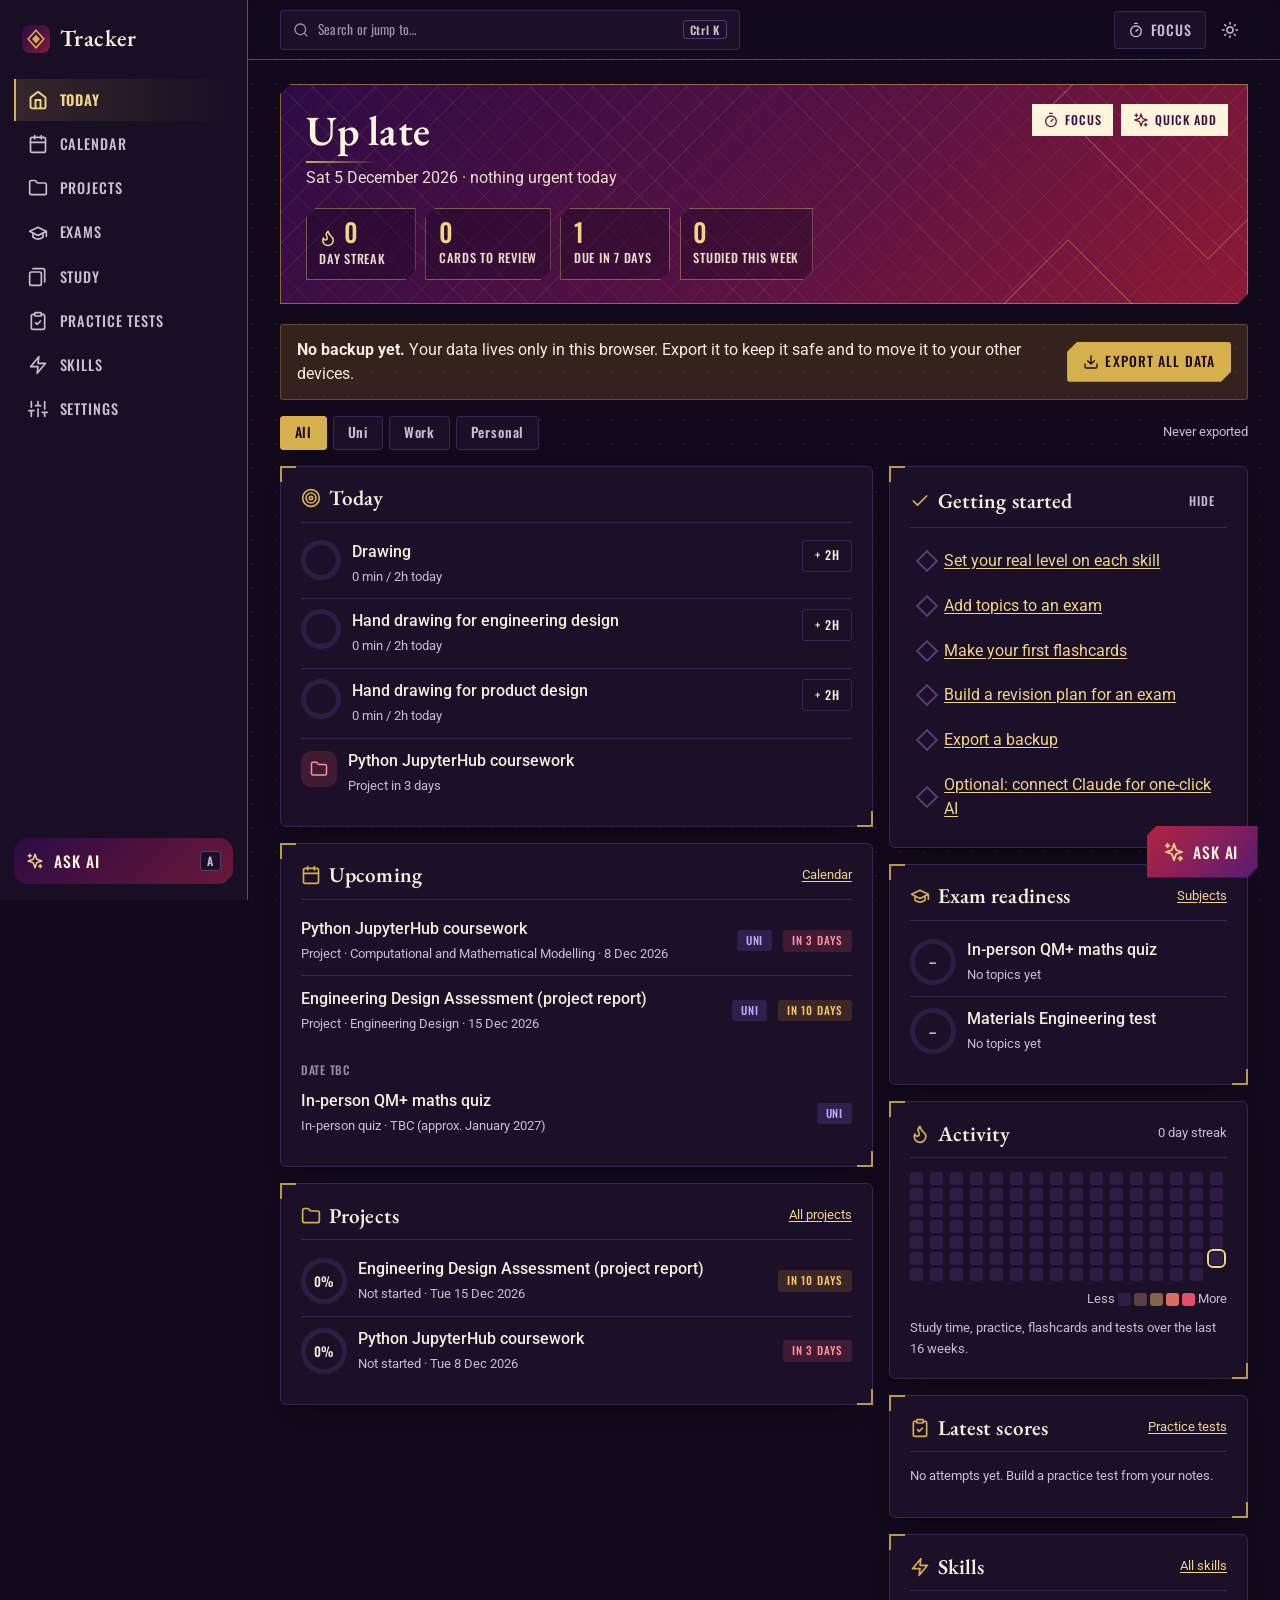
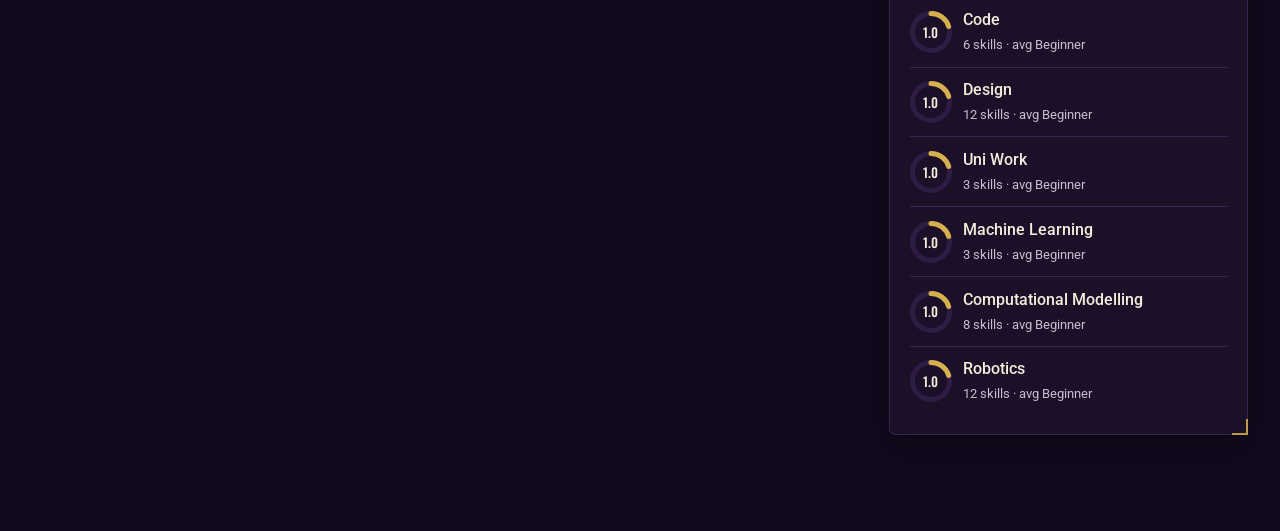
<file: index.html>
<!doctype html>
<html lang="en-GB">
<head>
  <meta charset="utf-8">
  <meta name="viewport" content="width=device-width, initial-scale=1, viewport-fit=cover">
  <title>Tracker</title>
  <meta name="description" content="Personal tracker and study hub for projects, exams, practice tests and skills.">
  <meta name="theme-color" content="#120a1c">
  <meta name="apple-mobile-web-app-capable" content="yes">
  <meta name="apple-mobile-web-app-status-bar-style" content="black-translucent">
  <meta name="apple-mobile-web-app-title" content="Tracker">
  <link rel="icon" href="icon.svg" type="image/svg+xml">
  <link rel="apple-touch-icon" href="icon.svg">
  <link rel="manifest" href="manifest.webmanifest">
  <link rel="preconnect" href="https://fonts.googleapis.com">
  <link rel="preconnect" href="https://fonts.gstatic.com" crossorigin>
  <link rel="stylesheet" href="https://fonts.googleapis.com/css2?family=EB+Garamond:ital,wght@0,400;0,500;0,600;0,700;1,400&family=Oswald:wght@400;500;600&family=Roboto:ital,wght@0,400;0,500;0,700;1,400&display=swap">
  <link rel="stylesheet" href="css/base.css">
  <link rel="stylesheet" href="css/components.css">
  <link rel="stylesheet" href="css/study.css">
  <link rel="stylesheet" href="css/theme.css">
  <script>
    // Apply the saved theme before first paint to avoid a flash.
    try {
      const t = JSON.parse(localStorage.getItem('tracker-theme') || '"dark"');
      if (t === 'light' || t === 'dark') document.documentElement.dataset.theme = t;
    } catch (e) {}
  </script>
</head>
<body>
  <a class="skip" href="#app">Skip to content</a>
  <div class="shell">
    <aside class="sidebar no-print" aria-label="Sidebar">
      <a class="brand" href="#/" aria-label="Tracker home"><img class="brand-mark" src="icon.svg" alt="" width="28" height="28"><span>Tracker</span></a>
      <nav aria-label="Main">
        <ul class="side-nav" id="side-nav"></ul>
      </nav>
      <div class="side-foot" id="side-foot"></div>
    </aside>
    <div class="main-col">
      <header class="topbar no-print">
        <a class="brand brand-mobile" href="#/" aria-label="Tracker home"><img class="brand-mark" src="icon.svg" alt="" width="26" height="26"><span>Tracker</span></a>
        <button class="search-btn" id="search-btn" type="button" aria-label="Search and commands (Ctrl+K)"></button>
        <div class="top-actions">
          <button class="timer-chip" id="timer-chip" type="button"></button>
          <button class="icon-btn" id="theme-btn" type="button" aria-label="Toggle dark mode"></button>
        </div>
      </header>
      <main id="app" tabindex="-1"><p class="loading">Loading…</p></main>
    </div>
  </div>
  <nav class="bottombar no-print" aria-label="Main (mobile)" id="bottombar"></nav>
  <button class="fab-ai no-print" id="fab-ai" type="button" aria-label="Ask AI"></button>
  <div id="toasts" class="toasts no-print" aria-live="polite"></div>
  <noscript><p class="card">This tracker needs JavaScript turned on.</p></noscript>
  <script type="module" src="js/app.js"></script>
</body>
</html>
</file>
<file: css/base.css>
/* Design tokens, light/dark themes, typography and app layout (sidebar, top bar, bottom bar). */

:root {
  color-scheme: dark;
  /* EB Garamond: headings · Oswald: labels, buttons, numbers · Roboto: body */
  --font: "Roboto", system-ui, -apple-system, "Segoe UI", Arial, sans-serif;
  --font-display: "EB Garamond", Garamond, "Times New Roman", serif;
  --font-label: "Oswald", "Arial Narrow", "Roboto Condensed", sans-serif;
  --mono: ui-monospace, SFMono-Regular, Menlo, Consolas, monospace;

  --bg: #120a1c; --surface: #1b1028; --surface-2: #241536; --surface-3: #2f1c45; --line: #3a2552; --line-strong: #5a3a78; --grid: #2a1a3d;
  --text: #f5ecdc; --text-2: #cbbccf; --text-3: #a08cab;
  --gold: #d6b04c; --gold-2: #f0d488; --gold-soft: rgba(214, 176, 76, .14);
  --crimson: #b3243f; --crimson-2: #e0506a;
  --accent: #d6b04c; --accent-2: #e0506a; --accent-ink: #1a0e24; --accent-soft: rgba(214, 176, 76, .14); --accent-text: #f0d488;
  --grad: linear-gradient(135deg, #2c0b45 0%, #5a1243 55%, #8c1a35 100%);
  --grad-soft: linear-gradient(135deg, #241536 0%, #2e1530 100%);
  --focus: #f0d488;
  --green: #7fd8a6; --green-bg: rgba(60, 170, 110, .16); --green-fill: #3faf72;
  --amber: #f2c46a; --amber-bg: rgba(230, 160, 40, .16); --amber-fill: #e0a030;
  --red: #ff8f9f; --red-bg: rgba(224, 80, 106, .18); --red-fill: #e0506a;
  --uni: #b9aaff; --uni-bg: rgba(140, 120, 255, .16); --work: #ff9fb1; --work-bg: rgba(224, 80, 106, .16); --personal: #7fdcc4; --personal-bg: rgba(80, 200, 170, .15);
  --ai: #f0d488; --ai-bg: rgba(214, 176, 76, .12); --ai-line: rgba(214, 176, 76, .45);
  --series-1: #3987e5; --series-2: #d95926; --series-3: #199e70; --series-4: #c98500;
  --series-5: #d55181; --series-6: #008300; --series-7: #9085e9; --series-8: #e66767;
  --shadow-sm: none; --shadow: 0 1px 0 rgba(0,0,0,.4), 0 10px 24px -14px rgba(0,0,0,.8); --shadow-lg: 0 30px 70px -20px rgba(0,0,0,.85);
  --radius: 6px;
  --radius-md: 5px;
  --radius-sm: 3px;
  --sidebar: 248px;
  --topbar: 60px;
  --bottombar: 64px;
}

/* Parchment & gold light theme: when chosen, or "Match my device" on a light device. */
@media (prefers-color-scheme: light) {
  :root:not([data-theme="dark"]) {
    color-scheme: light;
  --bg: #f4ede0; --surface: #fffaf1; --surface-2: #f3eadb; --surface-3: #e8dcc6; --line: #ddcdb2; --line-strong: #c2aa82; --grid: #ece2cf;
  --text: #22102e; --text-2: #4f3b58; --text-3: #6f5a77;
  --gold: #a47b16; --gold-2: #7f5e0c; --gold-soft: rgba(164, 123, 22, .12);
  --crimson: #8f1d33; --crimson-2: #a3243f;
  --accent: #4a1a6b; --accent-2: #8f1d33; --accent-ink: #fff8ea; --accent-soft: rgba(74, 26, 107, .09); --accent-text: #5a1f80;
  --grad: linear-gradient(135deg, #2c0b45 0%, #5a1243 55%, #8c1a35 100%);
  --grad-soft: linear-gradient(135deg, #f7efe0 0%, #f3e6e2 100%);
  --focus: #8f1d33;
  --green: #17693f; --green-bg: #e0f0e4; --green-fill: #2c9a5c;
  --amber: #7d5300; --amber-bg: #f8ebcc; --amber-fill: #d4961f;
  --red: #9e1f35; --red-bg: #f7dde0; --red-fill: #c23a52;
  --uni: #3f2f9e; --uni-bg: #e7e2f7; --work: #8f1d33; --work-bg: #f5e0e3; --personal: #0d6e5d; --personal-bg: #dcefe8;
  --ai: #8f1d33; --ai-bg: #f6e6e6; --ai-line: #dcb7bc;
  --series-1: #2a78d6; --series-2: #eb6834; --series-3: #1baf7a; --series-4: #eda100;
  --series-5: #e87ba4; --series-6: #008300; --series-7: #6250d6; --series-8: #e34948;
  --shadow-sm: 0 1px 0 rgba(60, 30, 20, .05); --shadow: 0 1px 0 rgba(60, 30, 20, .06), 0 8px 20px -14px rgba(60, 30, 20, .3); --shadow-lg: 0 30px 70px -20px rgba(40, 10, 30, .45);
  }
}
:root[data-theme="light"] {
  color-scheme: light;
  --bg: #f4ede0; --surface: #fffaf1; --surface-2: #f3eadb; --surface-3: #e8dcc6; --line: #ddcdb2; --line-strong: #c2aa82; --grid: #ece2cf;
  --text: #22102e; --text-2: #4f3b58; --text-3: #6f5a77;
  --gold: #a47b16; --gold-2: #7f5e0c; --gold-soft: rgba(164, 123, 22, .12);
  --crimson: #8f1d33; --crimson-2: #a3243f;
  --accent: #4a1a6b; --accent-2: #8f1d33; --accent-ink: #fff8ea; --accent-soft: rgba(74, 26, 107, .09); --accent-text: #5a1f80;
  --grad: linear-gradient(135deg, #2c0b45 0%, #5a1243 55%, #8c1a35 100%);
  --grad-soft: linear-gradient(135deg, #f7efe0 0%, #f3e6e2 100%);
  --focus: #8f1d33;
  --green: #17693f; --green-bg: #e0f0e4; --green-fill: #2c9a5c;
  --amber: #7d5300; --amber-bg: #f8ebcc; --amber-fill: #d4961f;
  --red: #9e1f35; --red-bg: #f7dde0; --red-fill: #c23a52;
  --uni: #3f2f9e; --uni-bg: #e7e2f7; --work: #8f1d33; --work-bg: #f5e0e3; --personal: #0d6e5d; --personal-bg: #dcefe8;
  --ai: #8f1d33; --ai-bg: #f6e6e6; --ai-line: #dcb7bc;
  --series-1: #2a78d6; --series-2: #eb6834; --series-3: #1baf7a; --series-4: #eda100;
  --series-5: #e87ba4; --series-6: #008300; --series-7: #6250d6; --series-8: #e34948;
  --shadow-sm: 0 1px 0 rgba(60, 30, 20, .05); --shadow: 0 1px 0 rgba(60, 30, 20, .06), 0 8px 20px -14px rgba(60, 30, 20, .3); --shadow-lg: 0 30px 70px -20px rgba(40, 10, 30, .45);
}

*, *::before, *::after { box-sizing: border-box; }
html { -webkit-text-size-adjust: 100%; scroll-padding-top: calc(var(--topbar) + 12px); }
body {
  margin: 0;
  background: var(--bg);
  color: var(--text);
  font: 15.5px/1.55 var(--font);
  -webkit-font-smoothing: antialiased;
  overflow-x: hidden;
}
h1, h2, h3, h4 { line-height: 1.25; margin: 0 0 .5rem; letter-spacing: -.015em; font-weight: 700; }
h1 { font-size: 1.75rem; letter-spacing: -.025em; font-weight: 800; }
h2 { font-size: 1.08rem; }
h3 { font-size: .98rem; }
p { margin: 0 0 .75rem; }
a { color: var(--accent-text); text-underline-offset: 2px; }
a:hover { text-decoration-thickness: 2px; }
small, .small { font-size: .84rem; }
.muted { color: var(--text-2); }
.faint { color: var(--text-3); }
.mono { font-family: var(--mono); font-size: .85rem; }
.pre { white-space: pre-wrap; }
.center { text-align: center; }
[hidden] { display: none !important; }
:focus-visible { outline: 3px solid var(--focus); outline-offset: 2px; border-radius: 6px; }
h1:focus { outline: none; }
kbd { font: 600 .72rem/1 var(--font); padding: .2rem .38rem; border-radius: 6px; border: 1px solid var(--line-strong); background: var(--surface); color: var(--text-2); }
.ico { flex: none; vertical-align: -.18em; }

.skip { position: absolute; left: -999px; top: 0; background: var(--surface); padding: .5rem 1rem; z-index: 100; }
.skip:focus { left: .5rem; top: .5rem; }

/* ---------- shell ---------- */
.shell { display: grid; grid-template-columns: var(--sidebar) minmax(0, 1fr); min-height: 100vh; }
.sidebar {
  position: sticky; top: 0; height: 100vh; overflow-y: auto;
  display: flex; flex-direction: column; gap: .5rem;
  padding: 1.1rem .85rem 1rem;
  background: var(--surface); border-right: 1px solid var(--line);
}
.brand { display: flex; align-items: center; gap: .6rem; font-weight: 800; font-size: 1.12rem; letter-spacing: -.02em; color: var(--text); text-decoration: none; padding: .2rem .55rem .9rem; }
.brand-mark { display: block; border-radius: 8px; }
.side-nav { list-style: none; margin: 0; padding: 0; display: grid; gap: 2px; }
.side-nav a {
  display: flex; align-items: center; gap: .75rem; padding: .62rem .75rem; border-radius: 12px;
  color: var(--text-2); text-decoration: none; font-weight: 550; font-size: .95rem; transition: background .15s, color .15s;
}
.side-nav a:hover { background: var(--surface-2); color: var(--text); }
.side-nav a[aria-current="page"] { background: var(--accent-soft); color: var(--accent-text); font-weight: 650; }
.side-nav a[aria-current="page"] .ico { stroke-width: 2.3; }
.side-foot { margin-top: auto; padding-top: .75rem; }
.side-ai {
  width: 100%; display: flex; align-items: center; gap: .6rem; padding: .7rem .8rem; border-radius: 14px; cursor: pointer;
  border: 1px solid var(--ai-line); background: var(--grad-soft); color: var(--ai); font: inherit; font-weight: 650;
}
.side-ai span { flex: 1; text-align: left; }
.side-ai:hover { filter: brightness(.98); box-shadow: var(--shadow); }

.main-col { min-width: 0; display: flex; flex-direction: column; }
.topbar {
  position: sticky; top: 0; z-index: 30; height: var(--topbar);
  display: flex; align-items: center; gap: .75rem;
  padding: 0 clamp(1rem, 3vw, 2rem);
  padding-top: env(safe-area-inset-top);
  background: color-mix(in srgb, var(--bg) 82%, transparent);
  backdrop-filter: saturate(1.6) blur(14px); -webkit-backdrop-filter: saturate(1.6) blur(14px);
  border-bottom: 1px solid color-mix(in srgb, var(--line) 70%, transparent);
}
.brand-mobile { display: none; padding: 0; font-size: 1.05rem; }
.search-btn {
  flex: 1; max-width: 460px; display: flex; align-items: center; gap: .55rem; height: 40px; padding: 0 .75rem;
  border: 1px solid var(--line); border-radius: 12px; background: var(--surface); color: var(--text-3);
  font: inherit; font-size: .92rem; cursor: pointer; text-align: left; box-shadow: var(--shadow-sm);
}
.search-btn span { flex: 1; }
.search-btn:hover { border-color: var(--line-strong); color: var(--text-2); }
.top-actions { display: flex; align-items: center; gap: .4rem; margin-left: auto; }
.timer-chip {
  display: inline-flex; align-items: center; gap: .4rem; height: 38px; padding: 0 .8rem; border-radius: 999px;
  border: 1px solid var(--line); background: var(--surface); color: var(--text-2); font: inherit; font-weight: 600; font-size: .88rem; cursor: pointer;
}
.timer-chip:hover { border-color: var(--line-strong); color: var(--text); }
.timer-chip.running { background: var(--grad); color: #fff; border-color: transparent; box-shadow: 0 6px 18px -6px rgba(91, 87, 232, .6); }
.timer-chip.running.is-break { background: var(--green-fill); box-shadow: none; }
.chip-time { font-variant-numeric: tabular-nums; }

main { width: 100%; max-width: 1240px; margin: 0 auto; padding: 1.5rem clamp(1rem, 3vw, 2rem) 6rem; outline: none; }
.loading { color: var(--text-2); }

.bottombar { display: none; }
.fab-ai {
  position: fixed; right: 1.4rem; bottom: 1.4rem; z-index: 40;
  display: inline-flex; align-items: center; gap: .5rem; height: 52px; padding: 0 1.2rem 0 1rem; border-radius: 999px;
  border: 0; background: var(--grad); color: #fff; font: inherit; font-weight: 700; cursor: pointer;
  box-shadow: 0 12px 30px -8px rgba(110, 80, 240, .65); transition: transform .15s;
}
.fab-ai:hover { transform: translateY(-2px); }

@media (max-width: 900px) {
  .shell { grid-template-columns: minmax(0, 1fr); }
  .sidebar { display: none; }
  .brand-mobile { display: flex; }
  .search-btn span, .search-btn kbd { display: none; }
  .search-btn { flex: none; width: 40px; padding: 0; justify-content: center; margin-left: auto; }
  .top-actions { margin-left: 0; }
  .timer-chip .chip-label { display: none; }
  .timer-chip { padding: 0 .65rem; }
  main { padding: 1.1rem 1rem calc(var(--bottombar) + 6rem + env(safe-area-inset-bottom)); }
  h1 { font-size: 1.45rem; }
  .bottombar {
    position: fixed; left: 0; right: 0; bottom: 0; z-index: 35;
    display: grid; grid-template-columns: repeat(6, 1fr);
    padding: .3rem .25rem calc(.3rem + env(safe-area-inset-bottom));
    background: color-mix(in srgb, var(--surface) 90%, transparent);
    backdrop-filter: saturate(1.6) blur(14px); -webkit-backdrop-filter: saturate(1.6) blur(14px);
    border-top: 1px solid var(--line);
  }
  .bottombar > a, .bottombar > .more-btn {
    display: flex; flex-direction: column; align-items: center; gap: 2px; padding: .35rem 0; border-radius: 12px;
    color: var(--text-3); text-decoration: none; font: inherit; font-size: .68rem; font-weight: 600; background: none; border: 0; cursor: pointer;
  }
  .bottombar > [aria-current="page"] { color: var(--accent-text); }
  .bottombar > [aria-current="page"] .ico { stroke-width: 2.4; }
  .more-menu {
    position: absolute; right: .5rem; bottom: calc(100% + .5rem); min-width: 210px; padding: .4rem;
    background: var(--surface); border: 1px solid var(--line); border-radius: 16px; box-shadow: var(--shadow-lg);
  }
  .more-menu a, .more-menu button {
    display: flex; align-items: center; gap: .65rem; width: 100%; padding: .7rem .8rem; border-radius: 10px;
    color: var(--text); text-decoration: none; font: inherit; font-weight: 550; background: none; border: 0; cursor: pointer; text-align: left;
  }
  .more-menu a:hover, .more-menu button:hover { background: var(--surface-2); }
  .fab-ai { bottom: calc(var(--bottombar) + 1rem + env(safe-area-inset-bottom)); right: 1rem; height: 50px; width: 50px; padding: 0; justify-content: center; }
  .fab-ai span { display: none; }
}
@media (min-width: 901px) { .more-menu { display: none !important; } }
</file>
<file: css/components.css>
/* Cards, buttons, forms, tags, progress, rings, modals, tables, print. */

.page-head { display: flex; justify-content: space-between; align-items: flex-end; gap: 1rem; flex-wrap: wrap; margin-bottom: 1.25rem; }
.page-head h1 { margin: 0; }
.page-head p { margin: .25rem 0 0; }
.page-actions { display: flex; gap: .5rem; flex-wrap: wrap; align-items: center; }
.crumbs { font-size: .88rem; margin-bottom: .5rem; }
.crumbs a { color: var(--text-2); text-decoration: none; display: inline-flex; align-items: center; gap: .25rem; }
.crumbs a:hover { color: var(--accent-text); }
.eyebrow { font-size: .74rem; font-weight: 700; letter-spacing: .08em; text-transform: uppercase; color: var(--text-3); margin: 1.1rem 0 .55rem; }

.card { background: var(--surface); border: 1px solid var(--line); border-radius: var(--radius); padding: 1.15rem 1.25rem; box-shadow: var(--shadow); min-width: 0; }
.card + .card { margin-top: 1rem; }
.card-head { display: flex; justify-content: space-between; align-items: center; gap: .6rem; flex-wrap: wrap; margin-bottom: .75rem; }
.card-head h2 { margin: 0; display: flex; align-items: center; gap: .5rem; }
.card-head h2 .ico { color: var(--accent-text); }
.grid { display: grid; gap: 1rem; grid-template-columns: repeat(auto-fill, minmax(min(100%, 300px), 1fr)); }
.grid-2 { display: grid; gap: 1rem; grid-template-columns: repeat(2, minmax(0, 1fr)); }
.grid-3 { display: grid; gap: 1rem; grid-template-columns: repeat(3, minmax(0, 1fr)); }
.grid-main { display: grid; gap: 1rem; grid-template-columns: minmax(0, 1.65fr) minmax(0, 1fr); align-items: start; }
.stack > * + * { margin-top: 1rem; }
.grid .card + .card, .grid-2 .card + .card, .grid-3 .card + .card, .grid-main .card + .card { margin-top: 0; }
.grid-main > .stack > .card + .card { margin-top: 1rem; }
@media (max-width: 1000px) { .grid-main { grid-template-columns: minmax(0, 1fr); } }
@media (max-width: 860px) { .grid-2, .grid-3 { grid-template-columns: minmax(0, 1fr); } }

.row { display: flex; align-items: center; gap: .5rem; }
.row-wrap { display: flex; align-items: center; gap: .5rem .75rem; flex-wrap: wrap; }
.center-row { justify-content: center; }
.spread { display: flex; justify-content: space-between; align-items: center; gap: .5rem; }
.grow { flex: 1; min-width: 0; }
.mt { margin-top: 1rem; }

/* ---------- buttons ---------- */
.btn {
  display: inline-flex; align-items: center; justify-content: center; gap: .4rem;
  min-height: 40px; padding: .5rem 1rem;
  border: 1px solid var(--line); border-radius: 12px;
  background: var(--surface); color: var(--text);
  font: inherit; font-weight: 600; font-size: .92rem; line-height: 1.2;
  cursor: pointer; text-decoration: none; white-space: nowrap;
  transition: background .15s, border-color .15s, box-shadow .15s, transform .1s;
}
.btn:hover { background: var(--surface-2); border-color: var(--line-strong); }
.btn:active { transform: translateY(1px); }
.btn:disabled, .btn[aria-disabled="true"] { opacity: .55; cursor: not-allowed; pointer-events: none; }
.btn-primary { background: var(--accent); border-color: var(--accent); color: var(--accent-ink); box-shadow: 0 4px 14px -6px color-mix(in srgb, var(--accent) 70%, transparent); }
.btn-primary:hover { background: color-mix(in srgb, var(--accent) 88%, black); border-color: transparent; }
.btn-danger { color: var(--red); border-color: color-mix(in srgb, var(--red) 30%, var(--line)); }
.btn-danger:hover { background: var(--red-bg); }
.btn-ai { color: #fff; border: 0; background: var(--grad); box-shadow: 0 6px 18px -8px rgba(120, 80, 240, .7); }
.btn-ai:hover { background: var(--grad); filter: brightness(1.06); }
.btn-ghost { border-color: transparent; background: transparent; color: var(--text-2); }
.btn-ghost:hover { background: var(--surface-2); color: var(--text); border-color: transparent; }
.btn-small { min-height: 32px; padding: .3rem .7rem; font-size: .84rem; border-radius: 10px; }
.btn-lg { min-height: 50px; font-size: 1rem; border-radius: 14px; }
.btn-block { width: 100%; }
.btn-link { border-color: transparent; background: transparent; color: var(--accent-text); box-shadow: none; }
.btn.loading { position: relative; color: transparent !important; }
.btn.loading::after { content: ""; position: absolute; width: 18px; height: 18px; border-radius: 50%; border: 2.5px solid rgba(255,255,255,.4); border-top-color: #fff; animation: spin .8s linear infinite; }
@keyframes spin { to { transform: rotate(360deg); } }
.icon-btn {
  display: inline-grid; place-items: center; width: 36px; height: 36px; flex: none;
  border: 1px solid transparent; border-radius: 10px; background: transparent; color: var(--text-2); cursor: pointer; font-size: .95rem;
}
.icon-btn:hover { background: var(--surface-2); color: var(--text); }
.icon-btn:disabled { opacity: .35; cursor: default; }
.icon-btn[aria-pressed="true"] { color: var(--red); background: var(--red-bg); }
.icon-btn.danger:hover { color: var(--red); background: var(--red-bg); }

/* ---------- chips / tags ---------- */
.chips { display: flex; gap: .4rem; flex-wrap: wrap; align-items: center; }
.chip { border: 1px solid var(--line); background: var(--surface); color: var(--text-2); border-radius: 999px; padding: .32rem .85rem; font: inherit; font-size: .86rem; font-weight: 550; cursor: pointer; min-height: 34px; }
.chip:hover { border-color: var(--line-strong); color: var(--text); }
.chip[aria-pressed="true"] { background: var(--text); color: var(--bg); border-color: var(--text); }
.chip-uni[aria-pressed="true"] { background: var(--uni-bg); color: var(--uni); border-color: var(--uni); }
.chip-work[aria-pressed="true"] { background: var(--work-bg); color: var(--work); border-color: var(--work); }
.chip-personal[aria-pressed="true"] { background: var(--personal-bg); color: var(--personal); border-color: var(--personal); }
.chip-radio { position: relative; }
.chip-radio input { position: absolute; opacity: 0; inset: 0; cursor: pointer; }
.chip-radio span { display: inline-flex; align-items: center; min-height: 36px; padding: .3rem .85rem; border: 1px solid var(--line); border-radius: 999px; font-size: .88rem; font-weight: 550; color: var(--text-2); }
.chip-radio input:checked + span { background: var(--accent-soft); border-color: var(--accent); color: var(--accent-text); }
.chip-radio input:focus-visible + span { outline: 3px solid var(--focus); outline-offset: 2px; }
.quick-chips { margin-top: .5rem; }
.quick-chips .chip { font-size: .8rem; min-height: 30px; padding: .25rem .7rem; background: var(--surface-2); border-color: transparent; }
.quick-chips .chip:hover { background: var(--ai-bg); color: var(--ai); }
.tag { display: inline-flex; align-items: center; gap: .25rem; padding: .12rem .55rem; border-radius: 999px; font-size: .75rem; font-weight: 650; background: var(--surface-2); color: var(--text-2); white-space: nowrap; vertical-align: middle; }
.tag-uni { background: var(--uni-bg); color: var(--uni); }
.tag-work { background: var(--work-bg); color: var(--work); }
.tag-personal { background: var(--personal-bg); color: var(--personal); }
.tag-green { background: var(--green-bg); color: var(--green); }
.tag-amber { background: var(--amber-bg); color: var(--amber); }
.tag-red { background: var(--red-bg); color: var(--red); }
.tag-accent { background: var(--accent-soft); color: var(--accent-text); }
.tag-none { background: var(--surface-2); color: var(--text-2); }
.tags { display: flex; gap: .35rem; flex-wrap: wrap; align-items: center; }

.dot { display: inline-block; width: .62rem; height: .62rem; border-radius: 50%; margin-right: .35rem; vertical-align: baseline; }
.dot-green { background: var(--green-fill); } .dot-amber { background: var(--amber-fill); } .dot-red { background: var(--red-fill); } .dot-accent { background: var(--accent); }

/* ---------- progress, meters, rings ---------- */
.progress { height: 8px; background: var(--surface-3); border-radius: 999px; overflow: hidden; }
.progress-small { height: 6px; }
.progress-fill { height: 100%; background: var(--grad); border-radius: 999px; transition: width .4s; }
.meter { display: flex; gap: 2px; height: 10px; border-radius: 999px; overflow: hidden; background: var(--surface-3); }
.meter-seg { min-width: 4px; }
.meter-green { background: var(--green-fill); } .meter-amber { background: var(--amber-fill); } .meter-red { background: var(--red-fill); }
.meter-legend { display: flex; gap: .9rem; flex-wrap: wrap; margin-top: .4rem; color: var(--text-2); }
.big-num { font-size: 2rem; font-weight: 800; line-height: 1.05; letter-spacing: -.03em; }
.stat-row { display: grid; grid-template-columns: repeat(auto-fit, minmax(130px, 1fr)); gap: .75rem; }
.stat { background: var(--surface); border: 1px solid var(--line); border-radius: var(--radius-md); padding: .8rem .95rem; box-shadow: var(--shadow-sm); }
.stat .label { font-size: .78rem; color: var(--text-2); font-weight: 600; display: flex; align-items: center; gap: .35rem; }
.stat .value { font-size: 1.45rem; font-weight: 800; letter-spacing: -.02em; }
.ring { position: relative; display: inline-grid; place-items: center; flex: none; }
.ring svg { position: absolute; inset: 0; }
.ring-track { stroke: var(--surface-3); }
.ring-fill { stroke: var(--accent); transition: stroke-dashoffset .6s ease; }
.ring-green .ring-fill { stroke: var(--green-fill); } .ring-amber .ring-fill { stroke: var(--amber-fill); } .ring-red .ring-fill { stroke: var(--red-fill); }
.ring-text { position: relative; font-weight: 800; font-size: .82rem; letter-spacing: -.02em; }

/* ---------- lists ---------- */
.list { list-style: none; margin: 0; padding: 0; }
.list > li { display: flex; align-items: center; gap: .7rem; padding: .65rem 0; border-top: 1px solid var(--line); min-width: 0; }
.list > li:first-child { border-top: 0; padding-top: .2rem; }
.list .title { font-weight: 600; overflow-wrap: anywhere; }
.list .done .title, .list li.done .title { text-decoration: line-through; color: var(--text-3); }
.list .actions { display: flex; gap: .1rem; margin-left: auto; flex: none; }
.list-link { color: inherit; text-decoration: none; display: block; }
.list-link:hover .title { color: var(--accent-text); }
.when { white-space: nowrap; font-size: .85rem; }
.urg { font-weight: 650; font-size: .78rem; padding: .14rem .55rem; border-radius: 999px; white-space: nowrap; }
.urg-red { background: var(--red-bg); color: var(--red); }
.urg-amber { background: var(--amber-bg); color: var(--amber); }
.urg-green { background: var(--green-bg); color: var(--green); }
.check { width: 22px; height: 22px; accent-color: var(--accent); flex: none; cursor: pointer; }
.list-icon { width: 36px; height: 36px; border-radius: 10px; display: grid; place-items: center; flex: none; background: var(--accent-soft); color: var(--accent-text); }
.list-icon.red { background: var(--red-bg); color: var(--red); } .list-icon.amber { background: var(--amber-bg); color: var(--amber); } .list-icon.green { background: var(--green-bg); color: var(--green); }

.item-card { display: block; color: inherit; text-decoration: none; transition: transform .15s, box-shadow .15s, border-color .15s; }
.item-card:hover { transform: translateY(-2px); box-shadow: 0 10px 30px -12px rgba(20, 22, 40, .25); border-color: var(--line-strong); }
.item-card h3 { margin: .45rem 0 .2rem; font-size: 1.05rem; }

.empty { text-align: center; padding: 1.75rem 1rem; color: var(--text-2); border: 1.5px dashed var(--line-strong); border-radius: var(--radius-md); background: color-mix(in srgb, var(--surface-2) 50%, transparent); }
.empty p { margin-bottom: .75rem; }

.banner { display: flex; align-items: center; gap: .75rem; flex-wrap: wrap; border-radius: var(--radius-md); padding: .8rem 1rem; margin-bottom: 1rem; border: 1px solid; }
.banner p { margin: 0; flex: 1; min-width: 200px; }
.banner-warn { background: var(--amber-bg); border-color: color-mix(in srgb, var(--amber) 25%, transparent); color: var(--text); }
.banner-info { background: var(--accent-soft); border-color: color-mix(in srgb, var(--accent) 25%, transparent); }
.banner-danger { background: var(--red-bg); border-color: color-mix(in srgb, var(--red) 25%, transparent); }
.banner-ai { background: var(--grad-soft); border-color: var(--ai-line); }
.focus-box { border-left: 4px solid var(--red-fill); }

/* ---------- segmented controls ---------- */
.seg { display: inline-flex; border: 1px solid var(--line); border-radius: 12px; overflow: hidden; flex: none; background: var(--surface-2); padding: 2px; gap: 2px; }
.seg button { border: 0; border-radius: 9px; background: transparent; color: var(--text-2); font: inherit; font-size: .8rem; font-weight: 600; padding: .35rem .6rem; min-height: 34px; cursor: pointer; }
.seg button:hover { background: var(--surface); color: var(--text); }
.seg button[aria-pressed="true"] { background: var(--surface); box-shadow: var(--shadow-sm), 0 0 0 1px var(--line); color: var(--text); }
.seg button[aria-pressed="true"].r-green { background: var(--green-bg); color: var(--green); box-shadow: none; }
.seg button[aria-pressed="true"].r-amber { background: var(--amber-bg); color: var(--amber); box-shadow: none; }
.seg button[aria-pressed="true"].r-red { background: var(--red-bg); color: var(--red); box-shadow: none; }
.seg button[aria-pressed="true"].r-accent { background: var(--accent); color: var(--accent-ink); box-shadow: none; }
.topic-row { flex-wrap: wrap; }
@media (max-width: 560px) { .seg button { padding: .35rem .45rem; font-size: .76rem; } }

/* ---------- tabs ---------- */
.tabs { display: flex; gap: .25rem; margin-bottom: 1.1rem; overflow-x: auto; scrollbar-width: none; padding: 3px; background: var(--surface-2); border: 1px solid var(--line); border-radius: 14px; width: fit-content; max-width: 100%; }
.tabs::-webkit-scrollbar { display: none; }
.tab { border: 0; background: none; font: inherit; font-weight: 600; font-size: .9rem; color: var(--text-2); padding: .45rem .9rem; border-radius: 11px; cursor: pointer; white-space: nowrap; text-decoration: none; }
.tab[aria-selected="true"] { color: var(--text); background: var(--surface); box-shadow: var(--shadow-sm), 0 0 0 1px var(--line); }
.tab:hover { color: var(--text); }

/* ---------- forms ---------- */
.field { margin-bottom: .9rem; border: 0; padding: 0; min-width: 0; }
.field > label, .field legend { display: block; font-weight: 600; font-size: .88rem; margin-bottom: .35rem; }
.field-check { display: flex; align-items: center; gap: .5rem; flex-wrap: wrap; }
.field-check label { font-weight: 550; }
.field-check input { width: 20px; height: 20px; accent-color: var(--accent); }
.help { display: block; color: var(--text-2); margin-top: .3rem; flex-basis: 100%; }
input[type=text], input[type=number], input[type=date], input[type=month], input[type=url], input[type=password], input[type=search], input:not([type]), select, textarea {
  width: 100%; font: inherit; font-size: 16px; color: var(--text);
  background: var(--surface); border: 1px solid var(--line-strong); border-radius: 12px; padding: .55rem .75rem; min-height: 44px;
  transition: border-color .15s, box-shadow .15s;
}
textarea { resize: vertical; line-height: 1.5; }
input:focus, select:focus, textarea:focus { outline: none; border-color: var(--accent); box-shadow: 0 0 0 4px color-mix(in srgb, var(--accent) 18%, transparent); }
.inline { display: inline-flex; align-items: center; gap: .45rem; font-weight: 550; font-size: .9rem; }
.inline input[type=date], .inline input[type=month] { width: auto; }
.inline input[type=checkbox], .inline input[type=radio] { width: 20px; height: 20px; accent-color: var(--accent); }
.ai-filled { background: var(--ai-bg) !important; border-color: var(--ai-line) !important; }
.form-error { color: var(--red); font-weight: 600; white-space: pre-wrap; }
.inline-form { display: flex; gap: .5rem; flex-wrap: wrap; }
.inline-form input { flex: 1; min-width: 160px; }

/* ---------- modal ---------- */
dialog.modal {
  border: 1px solid var(--line); border-radius: 22px; padding: 0;
  width: min(580px, calc(100vw - 1.5rem)); max-height: calc(100dvh - 2rem);
  background: var(--surface); color: var(--text); box-shadow: var(--shadow-lg);
}
dialog.modal[open] { animation: pop .18s ease-out; }
@keyframes pop { from { opacity: 0; transform: translateY(8px) scale(.98); } }
dialog.modal-wide { width: min(800px, calc(100vw - 1.5rem)); }
dialog::backdrop { background: rgba(12, 14, 24, .45); backdrop-filter: blur(3px); -webkit-backdrop-filter: blur(3px); }
.modal-body { padding: 1.25rem 1.35rem; }
.modal-head { display: flex; justify-content: space-between; align-items: center; gap: .75rem; flex-wrap: wrap; margin-bottom: .9rem; }
.modal-title { margin: 0; display: flex; align-items: center; gap: .55rem; font-size: 1.15rem; }
.modal-actions { display: flex; justify-content: flex-end; gap: .5rem; flex-wrap: wrap; margin-top: 1.1rem; position: sticky; bottom: -1.25rem; background: var(--surface); padding: .7rem 0 .15rem; }
.ai-badge { display: inline-grid; place-items: center; width: 32px; height: 32px; border-radius: 10px; background: var(--grad); color: #fff; }
.ai-steps2 { display: grid; gap: .75rem; }
.ai-step { display: flex; gap: .75rem; align-items: flex-start; }
.ai-step textarea { margin-top: .5rem; }
.ai-step p { margin: .4rem 0 0; }
.step-n { flex: none; width: 28px; height: 28px; border-radius: 50%; display: grid; place-items: center; background: var(--accent-soft); color: var(--accent-text); font-weight: 800; font-size: .85rem; margin-top: 6px; }
.ai-manual { margin-top: .5rem; }
.ai-manual > summary { cursor: pointer; color: var(--text-2); margin-bottom: .75rem; }
.ai-tip { display: flex; align-items: center; gap: .4rem; }
.suggest-list { list-style: none; padding: 0; margin: .5rem 0 0; }
.suggest-list li { padding: .6rem 0; border-top: 1px solid var(--line); }
.suggest-list label { display: flex; gap: .6rem; align-items: flex-start; cursor: pointer; }
.suggest-list input { width: 20px; height: 20px; margin-top: .15rem; flex: none; accent-color: var(--accent); }
details > summary { cursor: pointer; }

/* sheet (assistant): slides from the right on desktop, bottom on mobile */
dialog.modal-sheet { margin: 0 0 0 auto; height: 100dvh; max-height: 100dvh; width: min(480px, 100vw); border-radius: 22px 0 0 22px; border-right: 0; }
dialog.modal-sheet[open] { animation: slide-in .22s ease-out; }
@keyframes slide-in { from { transform: translateX(30px); opacity: 0; } }
@media (max-width: 600px) {
  dialog.modal-sheet { margin: auto 0 0 0; height: auto; max-height: 92dvh; width: 100vw; max-width: 100vw; border-radius: 22px 22px 0 0; border-bottom: 0; }
  dialog.modal-sheet[open] { animation: slide-up .22s ease-out; }
  dialog.modal { max-width: 100vw; }
}
@keyframes slide-up { from { transform: translateY(30px); opacity: 0; } }

/* ---------- tables ---------- */
.table-wrap { overflow-x: auto; -webkit-overflow-scrolling: touch; }
table { width: 100%; border-collapse: collapse; font-size: .9rem; }
th, td { text-align: left; padding: .55rem .6rem; border-bottom: 1px solid var(--line); vertical-align: top; }
th { font-size: .74rem; color: var(--text-3); font-weight: 700; text-transform: uppercase; letter-spacing: .05em; }
td.num, th.num { text-align: right; font-variant-numeric: tabular-nums; }
tbody tr:hover td { background: color-mix(in srgb, var(--surface-2) 60%, transparent); }

/* ---------- charts ---------- */
.chart-fig { margin: 0; }
.chart-fig figcaption { font-weight: 700; margin-bottom: .5rem; }
.chart-wrap { position: relative; height: 240px; }
.chart-fig details { margin-top: .5rem; }

/* ---------- drop zone ---------- */
.drop { border: 2px dashed var(--line-strong); border-radius: var(--radius); padding: 1.5rem; text-align: center; color: var(--text-2); background: var(--surface); transition: background .15s, border-color .15s; }
.drop.drag { border-color: var(--accent); background: var(--accent-soft); }

/* ---------- toasts ---------- */
.toasts { position: fixed; bottom: max(1.25rem, env(safe-area-inset-bottom)); left: 50%; transform: translateX(-50%); display: grid; gap: .5rem; z-index: 1000; width: min(460px, calc(100vw - 2rem)); }
@media (max-width: 900px) { .toasts { bottom: calc(var(--bottombar) + 1rem + env(safe-area-inset-bottom)); } }
.toast { display: flex; justify-content: space-between; align-items: center; gap: .75rem; background: #17182a; color: #fff; border-radius: 14px; padding: .75rem 1rem; box-shadow: var(--shadow-lg); font-size: .92rem; animation: pop .2s ease-out; }
.toast .btn { background: rgba(255,255,255,.12); color: #fff; border-color: transparent; min-height: 32px; }

/* ---------- test taking ---------- */
.q { padding: 1.1rem 0; border-top: 1px solid var(--line); }
.q:first-of-type { border-top: 0; }
.q-head { display: flex; justify-content: space-between; gap: .5rem; align-items: baseline; margin-bottom: .45rem; }
.q-prompt { white-space: pre-wrap; font-weight: 600; margin-bottom: .65rem; }
.opt { display: flex; gap: .6rem; align-items: flex-start; padding: .6rem .75rem; border: 1px solid var(--line); border-radius: 12px; margin-bottom: .45rem; cursor: pointer; }
.opt:hover { border-color: var(--line-strong); }
.opt input { width: 20px; height: 20px; margin-top: .1rem; accent-color: var(--accent); flex: none; }
.opt.correct { border-color: var(--green-fill); background: var(--green-bg); }
.opt.wrong { border-color: var(--red-fill); background: var(--red-bg); }
.model { background: var(--surface-2); border-radius: 12px; padding: .65rem .8rem; white-space: pre-wrap; margin: .45rem 0; }
.timer { position: sticky; top: calc(var(--topbar) + 8px); z-index: 5; display: flex; justify-content: space-between; align-items: center; gap: .5rem; flex-wrap: wrap; background: var(--surface); border: 1px solid var(--line); border-radius: 14px; padding: .55rem .9rem; margin-bottom: 1rem; box-shadow: var(--shadow); }
.timer .t { font-variant-numeric: tabular-nums; font-weight: 800; font-size: 1.15rem; }
.timer.low .t { color: var(--red); }
.timer-big { font-size: 3.4rem; font-weight: 800; letter-spacing: -.04em; font-variant-numeric: tabular-nums; margin: .5rem 0 1rem; }

.level-pick { display: flex; width: 100%; max-width: 560px; }
.level-pick button { flex: 1 1 0; min-width: 0; padding: .35rem .2rem; }
@media (max-width: 560px) { .lvl-name { display: none; } .level-pick button { font-size: .95rem; } }
.level-desc li { padding: .45rem .6rem; border-radius: 10px; }
.level-desc li.current { background: var(--accent-soft); }
.subgroup-title { font-size: .76rem; text-transform: uppercase; letter-spacing: .08em; color: var(--text-3); margin: 1.5rem 0 .6rem; font-weight: 700; }
.sr-only { position: absolute; width: 1px; height: 1px; padding: 0; margin: -1px; overflow: hidden; clip: rect(0,0,0,0); white-space: nowrap; border: 0; }

/* ---------- print ---------- */
@media print {
  @page { margin: 16mm; }
  :root { color-scheme: light; }
  body { background: #fff !important; color: #000 !important; font-size: 11pt; }
  .no-print, .topbar, .sidebar, .bottombar, .fab-ai, .toasts { display: none !important; }
  .shell { display: block; }
  main { padding: 0; max-width: none; }
  .card { box-shadow: none; border: 0; padding: 0; }
  .q { break-inside: avoid; }
  a { color: #000; text-decoration: none; }
}
.list-link.title + br, a.list-link + br { display: none; }
</file>
<file: css/study.css>
/* Home hero, study hub, flashcards, calendar, notes (prose), assistant chat, command palette. */

/* ---------- hero ---------- */
.hero {
  position: relative; overflow: hidden; border-radius: 24px; padding: 1.5rem 1.6rem; margin-bottom: 1.25rem;
  background: var(--grad); color: #fff; box-shadow: 0 18px 40px -18px rgba(100, 80, 240, .7);
}
.hero::after { content: ""; position: absolute; right: -60px; top: -80px; width: 260px; height: 260px; border-radius: 50%; background: rgba(255,255,255,.1); }
.hero::before { content: ""; position: absolute; right: 80px; bottom: -120px; width: 220px; height: 220px; border-radius: 50%; background: rgba(255,255,255,.07); }
.hero h1 { color: #fff; margin: 0 0 .2rem; position: relative; z-index: 1; }
.hero p { margin: 0; opacity: .9; position: relative; z-index: 1; }
.hero-stats { display: flex; gap: .6rem; flex-wrap: wrap; margin-top: 1.1rem; position: relative; z-index: 1; }
.hero-stat { background: rgba(255,255,255,.16); border: 1px solid rgba(255,255,255,.22); border-radius: 14px; padding: .55rem .85rem; min-width: 110px; color: #fff; text-decoration: none; }
.hero-stat:hover { background: rgba(255,255,255,.24); }
.hero-stat b { display: block; font-size: 1.35rem; letter-spacing: -.02em; line-height: 1.15; }
.hero-stat span { font-size: .78rem; opacity: .9; }
.hero-actions { position: absolute; right: 1.25rem; top: 1.25rem; z-index: 1; display: flex; gap: .5rem; }
.hero-actions .btn { background: rgba(255,255,255,.95); color: #3b2fb0; border: 0; }
@media (max-width: 700px) { .hero-actions { position: static; margin-top: 1rem; } .hero { padding: 1.25rem; } }

/* ---------- today agenda ---------- */
.agenda > li { align-items: flex-start; }
.agenda .list-icon { margin-top: 2px; }
.agenda-time { font-size: .78rem; color: var(--text-3); font-weight: 650; }

/* ---------- checklist (getting started) ---------- */
.steps-list { list-style: none; margin: 0; padding: 0; display: grid; gap: .4rem; }
.steps-list li { display: flex; align-items: center; gap: .6rem; padding: .45rem .55rem; border-radius: 10px; }
.steps-list li.ok { color: var(--text-3); text-decoration: line-through; }
.steps-list .tick { width: 22px; height: 22px; border-radius: 50%; display: grid; place-items: center; border: 2px solid var(--line-strong); flex: none; }
.steps-list li.ok .tick { background: var(--green-fill); border-color: var(--green-fill); color: #fff; }

/* ---------- heatmap ---------- */
.heatmap { display: grid; grid-auto-flow: column; grid-template-rows: repeat(7, 1fr); gap: 3px; overflow-x: auto; padding-bottom: 2px; }
.heat { width: 13px; height: 13px; border-radius: 3px; background: var(--surface-3); }
.heat.l1 { background: color-mix(in srgb, var(--accent) 30%, var(--surface-3)); }
.heat.l2 { background: color-mix(in srgb, var(--accent) 55%, var(--surface-3)); }
.heat.l3 { background: color-mix(in srgb, var(--accent) 80%, var(--surface-3)); }
.heat.l4 { background: var(--accent-2); }
.heat.today { outline: 2px solid var(--text); outline-offset: 1px; }
.heat-legend { display: flex; align-items: center; gap: 3px; justify-content: flex-end; margin-top: .4rem; }

/* ---------- decks ---------- */
.deck { display: flex; align-items: center; gap: .75rem; padding: .7rem .8rem; border: 1px solid var(--line); border-radius: 14px; background: var(--surface); }
.deck + .deck { margin-top: .5rem; }
.deck .count { font-weight: 800; font-size: 1.1rem; }
.deck-due { color: var(--accent-text); font-weight: 700; font-size: .85rem; }

/* ---------- flashcard review ---------- */
.review-wrap { max-width: 720px; margin: 0 auto; }
.flashcard { perspective: 1400px; cursor: pointer; margin: 1rem 0; }
.flashcard-inner { position: relative; min-height: 300px; transition: transform .45s cubic-bezier(.2,.7,.2,1); transform-style: preserve-3d; }
.flashcard.flipped .flashcard-inner { transform: rotateY(180deg); }
.face {
  position: absolute; inset: 0; backface-visibility: hidden; -webkit-backface-visibility: hidden;
  display: flex; flex-direction: column; justify-content: center; align-items: center; text-align: center; gap: .75rem;
  padding: 2rem 1.5rem; border-radius: 24px; background: var(--surface); border: 1px solid var(--line); box-shadow: var(--shadow);
  font-size: 1.2rem; font-weight: 600; white-space: pre-wrap; overflow-y: auto;
}
.face.back { transform: rotateY(180deg); background: var(--grad-soft); border-color: var(--ai-line); font-weight: 500; }
.face .face-label { position: absolute; top: .9rem; left: 1rem; font-size: .72rem; font-weight: 700; letter-spacing: .08em; text-transform: uppercase; color: var(--text-3); }
.face .face-q { font-size: .9rem; color: var(--text-2); font-weight: 500; }
@media (prefers-reduced-motion: reduce) { .flashcard-inner { transition: none; } }
.grade-row { display: grid; grid-template-columns: repeat(4, 1fr); gap: .5rem; }
.grade-btn { display: flex; flex-direction: column; align-items: center; gap: .1rem; padding: .65rem .4rem; border-radius: 14px; border: 1px solid var(--line); background: var(--surface); font: inherit; font-weight: 700; cursor: pointer; color: var(--text); }
.grade-btn small { font-weight: 500; color: var(--text-2); }
.grade-btn.red:hover { background: var(--red-bg); border-color: var(--red-fill); }
.grade-btn.amber:hover { background: var(--amber-bg); border-color: var(--amber-fill); }
.grade-btn.green:hover { background: var(--green-bg); border-color: var(--green-fill); }
.grade-btn.accent:hover { background: var(--accent-soft); border-color: var(--accent); }
.grade-btn kbd { margin-top: .2rem; }
@media (max-width: 560px) { .grade-btn kbd { display: none; } .face { font-size: 1.05rem; } }

/* ---------- plan timeline ---------- */
.plan-day { display: grid; grid-template-columns: 92px minmax(0, 1fr); gap: .75rem; padding: .6rem 0; border-top: 1px solid var(--line); }
.plan-day:first-child { border-top: 0; }
.plan-date { font-weight: 700; font-size: .85rem; }
.plan-date small { display: block; color: var(--text-3); font-weight: 600; }
.plan-day.is-today .plan-date { color: var(--accent-text); }
.plan-items { display: grid; gap: .35rem; }
.plan-item { display: flex; align-items: center; gap: .55rem; padding: .4rem .55rem; border-radius: 10px; background: var(--surface-2); }
.plan-item.done { opacity: .6; }
.plan-item.done .title { text-decoration: line-through; }
.kind { font-size: .7rem; font-weight: 800; letter-spacing: .05em; text-transform: uppercase; padding: .1rem .45rem; border-radius: 6px; }
.kind-learn { background: var(--uni-bg); color: var(--uni); }
.kind-review { background: var(--accent-soft); color: var(--accent-text); }
.kind-mock { background: var(--red-bg); color: var(--red); }

/* ---------- calendar ---------- */
.cal-head { display: flex; align-items: center; gap: .5rem; margin-bottom: .75rem; }
.cal-head h2 { margin: 0; min-width: 11rem; }
.cal { display: grid; grid-template-columns: repeat(7, minmax(0, 1fr)); gap: 4px; }
.cal-dow { font-size: .72rem; font-weight: 700; color: var(--text-3); text-transform: uppercase; letter-spacing: .05em; padding: .25rem .35rem; }
.cal-day { min-height: 96px; border: 1px solid var(--line); border-radius: 12px; padding: .35rem .4rem; background: var(--surface); text-align: left; font: inherit; color: inherit; cursor: pointer; display: flex; flex-direction: column; gap: 3px; overflow: hidden; }
.cal-day:hover { border-color: var(--line-strong); }
.cal-day.other { opacity: .45; }
.cal-day.today { border-color: var(--accent); box-shadow: inset 0 0 0 1px var(--accent); }
.cal-day[aria-pressed="true"] { background: var(--accent-soft); }
.cal-num { font-size: .8rem; font-weight: 700; }
.cal-ev { font-size: .7rem; font-weight: 600; padding: 1px 5px; border-radius: 5px; white-space: nowrap; overflow: hidden; text-overflow: ellipsis; }
.ev-project { background: var(--uni-bg); color: var(--uni); }
.ev-exam { background: var(--red-bg); color: var(--red); }
.ev-task { background: var(--surface-2); color: var(--text-2); }
.ev-plan { background: var(--accent-soft); color: var(--accent-text); }
.cal-dots { display: none; gap: 3px; flex-wrap: wrap; }
.cal-dot { width: 6px; height: 6px; border-radius: 50%; }
@media (max-width: 700px) {
  .cal-day { min-height: 54px; padding: .3rem; }
  .cal-ev { display: none; }
  .cal-dots { display: flex; }
}
.dot-project { background: var(--uni); } .dot-exam { background: var(--red-fill); } .dot-task { background: var(--text-3); } .dot-plan { background: var(--accent); }

/* ---------- prose (notes, AI answers) ---------- */
.prose { line-height: 1.65; overflow-wrap: anywhere; }
.prose h2, .prose h3, .prose h4 { margin: 1.1rem 0 .45rem; }
.prose h2 { font-size: 1.12rem; } .prose h3 { font-size: 1rem; } .prose h4 { font-size: .95rem; }
.prose > :first-child { margin-top: 0; }
.prose ul, .prose ol { padding-left: 1.3rem; margin: 0 0 .75rem; }
.prose li { margin: .2rem 0; }
.prose code { font-family: var(--mono); font-size: .85em; background: var(--surface-2); padding: .1rem .35rem; border-radius: 6px; }
.prose pre { background: var(--surface-2); padding: .8rem 1rem; border-radius: 12px; overflow-x: auto; }
.prose pre code { background: none; padding: 0; }
.prose blockquote { margin: .5rem 0; padding: .4rem .9rem; border-left: 3px solid var(--accent); background: var(--accent-soft); border-radius: 0 10px 10px 0; }
.prose hr { border: 0; border-top: 1px solid var(--line); margin: 1rem 0; }
.wikilink { color: var(--accent-text); font-weight: 600; }

/* ---------- assistant ---------- */
.action-grid { display: grid; grid-template-columns: repeat(auto-fill, minmax(150px, 1fr)); gap: .5rem; }
.action-tile {
  display: flex; align-items: center; gap: .55rem; padding: .7rem .8rem; border-radius: 14px; text-align: left;
  border: 1px solid var(--line); background: var(--surface); color: var(--text); font: inherit; font-size: .88rem; font-weight: 600; cursor: pointer;
}
.action-tile .ico { color: var(--ai); }
.action-tile:hover { border-color: var(--ai-line); background: var(--ai-bg); }
.chat { display: grid; gap: .6rem; margin-bottom: .6rem; }
.bubble { padding: .7rem .9rem; border-radius: 16px; max-width: 92%; font-size: .93rem; }
.bubble.me { justify-self: end; background: var(--accent); color: var(--accent-ink); border-bottom-right-radius: 6px; white-space: pre-wrap; }
.bubble.bot { justify-self: start; background: var(--surface-2); border-bottom-left-radius: 6px; }
.bubble-actions { display: flex; gap: .25rem; margin-top: .4rem; }
.typing { display: flex; gap: 4px; }
.typing span { width: 7px; height: 7px; border-radius: 50%; background: var(--text-3); animation: blink 1.2s infinite; }
.typing span:nth-child(2) { animation-delay: .2s; } .typing span:nth-child(3) { animation-delay: .4s; }
@keyframes blink { 0%, 80%, 100% { opacity: .25; } 40% { opacity: 1; } }
.chat-form { display: flex; gap: .5rem; align-items: flex-end; margin-top: .6rem; }
.chat-form textarea { min-height: 48px; }
.chat-form .btn { height: 48px; width: 48px; padding: 0; flex: none; }

/* ---------- command palette ---------- */
dialog.modal-palette { margin-top: 12vh; width: min(640px, calc(100vw - 1.5rem)); }
.palette-input { display: flex; align-items: center; gap: .6rem; padding: .6rem 1rem; border-bottom: 1px solid var(--line); color: var(--text-3); }
.palette-input input { border: 0 !important; box-shadow: none !important; padding: .5rem 0; font-size: 1.05rem; background: transparent; }
.palette-list { list-style: none; margin: 0; padding: .4rem; max-height: 55vh; overflow-y: auto; }
.pal-group { font-size: .7rem; font-weight: 800; letter-spacing: .08em; text-transform: uppercase; color: var(--text-3); padding: .6rem .7rem .3rem; }
.pal-item { display: flex; align-items: center; gap: .65rem; padding: .6rem .7rem; border-radius: 10px; cursor: pointer; }
.pal-item[aria-selected="true"] { background: var(--accent-soft); color: var(--accent-text); }
.pal-empty { padding: 1.25rem; text-align: center; color: var(--text-2); }

/* ---------- topic page ---------- */
.topic-hero { display: flex; gap: 1.25rem; align-items: center; flex-wrap: wrap; }
.notes-editor textarea { min-height: 320px; font-family: var(--mono); font-size: .9rem; }
.mini-stats { display: flex; gap: 1.25rem; flex-wrap: wrap; }
.mini-stats div b { display: block; font-size: 1.25rem; letter-spacing: -.02em; }
.mini-stats div span { font-size: .78rem; color: var(--text-2); }
.card-list li { align-items: flex-start; }
.card-list .front { font-weight: 600; }
.card-list .back { color: var(--text-2); font-size: .88rem; white-space: pre-wrap; }

/* habit ring on skill cards */
.habit { display: flex; align-items: center; gap: .65rem; padding: .55rem .65rem; border-radius: 12px; background: var(--surface-2); margin: .6rem 0; }
.streak { display: inline-flex; align-items: center; gap: .25rem; font-weight: 700; color: #e8590c; }
</file>
<file: css/theme.css>
/* Royal geometric skin: aubergine, crimson and gold; EB Garamond / Oswald / Roboto;
   square modules, chamfered corners and gold corner brackets. Loaded last. */

/* ---------- canvas ---------- */
body {
  background-color: var(--bg);
  background-image:
    radial-gradient(color-mix(in srgb, var(--gold) 9%, transparent) 1px, transparent 1.2px);
  background-size: 24px 24px;
  background-attachment: fixed;
}

/* ---------- typography ---------- */
h1, h2, h3, h4, .modal-title, .brand, .cal-head h2, .prose h2, .prose h3 {
  font-family: var(--font-display);
  font-weight: 600;
  letter-spacing: .005em;
}
h1 { font-size: 2.25rem; font-weight: 600; line-height: 1.1; }
h2 { font-size: 1.32rem; }
h3 { font-size: 1.12rem; }
.brand { font-size: 1.45rem; letter-spacing: .02em; }
@media (max-width: 900px) { h1 { font-size: 1.85rem; } .brand-mobile { font-size: 1.3rem; } }

.eyebrow, th, .tab, .side-nav a, .bottombar > a, .bottombar > .more-btn, .btn, .chip, .chip-radio span, .tag, .urg, .kind,
.stat .label, .field > label, .field legend, .cal-dow, .pal-group, .subgroup-title, kbd, .timer-chip, .search-btn, .hero-stat span,
.face .face-label, .grade-btn, .action-tile, .side-ai, .fab-ai, .more-menu a, .more-menu button, .deck-due, .agenda-time, .plan-date, .step-n {
  font-family: var(--font-label);
  letter-spacing: .06em;
}
.eyebrow, th, .tab, .side-nav a, .bottombar > a, .bottombar > .more-btn, .btn, .tag, .urg, .kind, .stat .label, .cal-dow, .pal-group,
.subgroup-title, .hero-stat span, .face .face-label, .side-ai, .fab-ai, .grade-btn, .field > label, .field legend, .timer-chip, .more-menu a, .more-menu button {
  text-transform: uppercase;
  font-weight: 500;
}
.btn { font-size: .86rem; letter-spacing: .08em; }
.btn-small { font-size: .76rem; }
.tag, .urg { font-size: .7rem; letter-spacing: .07em; }
.field > label, .field legend { font-size: .78rem; color: var(--text-2); }
.stat .label { font-size: .72rem; }
.search-btn { font-size: .85rem; text-transform: none; letter-spacing: .02em; }
.big-num, .stat .value, .hero-stat b, .timer-big, .ring-text, .cal-num, .chip-time, .deck .count, .timer .t, .mini-stats b {
  font-family: var(--font-label);
  font-weight: 500;
  letter-spacing: .02em;
}
.big-num { font-size: 2.3rem; color: var(--gold-2); }
.stat .value { font-size: 1.6rem; }
.list .title, .q-prompt { font-weight: 500; }
.face { font-family: var(--font-display); font-size: 1.45rem; font-weight: 500; }
.face.back { font-weight: 400; }
.prose { font-size: 1rem; }
.prose strong { color: var(--gold-2); }
:root[data-theme="light"] .prose strong { color: var(--crimson); }

/* ---------- geometry ---------- */
:root { --chamfer: 10px; }
.chamfer, .btn-primary, .btn-ai, .hero, .hero-stat, .ai-badge, .fab-ai, .side-ai, .list-icon, .action-tile, .grade-btn, .stat {
  clip-path: polygon(var(--chamfer) 0, 100% 0, 100% calc(100% - var(--chamfer)), calc(100% - var(--chamfer)) 100%, 0 100%, 0 var(--chamfer));
}
.btn-small.btn-primary, .btn-small.btn-ai, .list-icon, .ai-badge { --chamfer: 6px; }
.btn, .chip, .tag, .urg, .seg, .seg button, .tabs, .tab, input, select, textarea, .search-btn, .timer-chip, .icon-btn, .kind,
.deck, .plan-item, .opt, .model, .cal-day, .heat, .bubble, .toast, .empty, .banner, .drop, .chip-radio span, kbd {
  border-radius: 3px !important;
}
.progress, .progress-fill, .meter { border-radius: 0; }
.progress { height: 6px; }
.progress-fill { background: linear-gradient(90deg, var(--crimson), var(--gold)); }
.ring-fill { stroke: var(--gold); }
.ring-track { stroke: var(--surface-3); }

/* cards: square modules with gold corner brackets */
.card { position: relative; border-radius: var(--radius); }
.card::before {
  content: ""; position: absolute; inset: -1px; pointer-events: none;
  background:
    linear-gradient(var(--gold), var(--gold)) top left / 16px 2px no-repeat,
    linear-gradient(var(--gold), var(--gold)) top left / 2px 16px no-repeat,
    linear-gradient(var(--gold), var(--gold)) bottom right / 16px 2px no-repeat,
    linear-gradient(var(--gold), var(--gold)) bottom right / 2px 16px no-repeat;
  opacity: .85;
}
.card-head { border-bottom: 1px solid var(--line); padding-bottom: .65rem; margin-bottom: .85rem; }
.card-head h2 .ico { color: var(--gold); }
.item-card:hover { border-color: color-mix(in srgb, var(--gold) 55%, var(--line)); transform: translateY(-2px); }
.empty { border-style: dashed; border-color: color-mix(in srgb, var(--gold) 35%, var(--line)); }

/* ---------- buttons ---------- */
.btn-primary { background: var(--gold); color: var(--accent-ink); border: 0; box-shadow: none; }
.btn-primary:hover { background: var(--gold-2); }
:root[data-theme="light"] .btn-primary { background: var(--accent); color: var(--accent-ink); }
:root[data-theme="light"] .btn-primary:hover { background: color-mix(in srgb, var(--accent) 85%, black); }
.btn-ai { background: linear-gradient(135deg, var(--crimson) 0%, #6a1b6e 100%); color: #fff4dc; box-shadow: inset 0 0 0 1px color-mix(in srgb, var(--gold) 60%, transparent); }
.btn-ai:hover { filter: brightness(1.12); }
.btn-ai .ico, .fab-ai .ico, .side-ai .ico { color: var(--gold-2); }
.btn-danger { color: var(--red); }
.icon-btn:hover { color: var(--gold-2); }

/* chips, tabs, segmented */
.chip[aria-pressed="true"] { background: var(--gold); color: var(--accent-ink); border-color: var(--gold); }
:root[data-theme="light"] .chip[aria-pressed="true"] { background: var(--accent); color: var(--accent-ink); border-color: var(--accent); }
.tabs { background: transparent; border: 0; border-bottom: 1px solid var(--line); padding: 0; gap: 0; width: 100%; }
.tab { border-bottom: 2px solid transparent; padding: .6rem 1rem; }
.tab[aria-selected="true"] { background: transparent; box-shadow: none; color: var(--gold-2); border-bottom-color: var(--gold); }
:root[data-theme="light"] .tab[aria-selected="true"] { color: var(--accent); border-bottom-color: var(--accent); }
.seg button[aria-pressed="true"].r-accent { background: var(--gold); color: var(--accent-ink); }
.chip-radio input:checked + span { background: var(--gold-soft); border-color: var(--gold); color: var(--gold-2); }
:root[data-theme="light"] .chip-radio input:checked + span { color: var(--accent); border-color: var(--accent); }
.quick-chips .chip:hover { background: var(--gold-soft); color: var(--gold-2); }

/* ---------- shell ---------- */
.sidebar { background: color-mix(in srgb, var(--surface) 92%, black); border-right: 1px solid color-mix(in srgb, var(--gold) 30%, var(--line)); }
.side-nav a { border-radius: 0; border-left: 2px solid transparent; font-size: .9rem; }
.side-nav a:hover { background: var(--gold-soft); color: var(--text); }
.side-nav a[aria-current="page"] { background: linear-gradient(90deg, var(--gold-soft), transparent); color: var(--gold-2); border-left-color: var(--gold); }
:root[data-theme="light"] .side-nav a[aria-current="page"] { color: var(--accent); border-left-color: var(--accent); }
.side-ai { background: linear-gradient(135deg, #2c0b45, #6a1838); color: #fff4dc; border: 0; }
.topbar { border-bottom-color: color-mix(in srgb, var(--gold) 22%, var(--line)); }
.timer-chip.running { background: linear-gradient(135deg, var(--crimson), #6a1b6e); box-shadow: inset 0 0 0 1px var(--gold); }
.bottombar { border-top-color: color-mix(in srgb, var(--gold) 30%, var(--line)); }
.bottombar > [aria-current="page"] { color: var(--gold-2); }
:root[data-theme="light"] .bottombar > [aria-current="page"] { color: var(--accent); }
.fab-ai { background: linear-gradient(135deg, var(--crimson) 0%, #5a1a75 100%); color: #fff4dc; box-shadow: none; filter: drop-shadow(0 10px 18px rgba(0,0,0,.45)); border-radius: 0; }
@media (max-width: 900px) {
  .fab-ai { width: 56px; height: 56px; clip-path: polygon(25% 3%, 75% 3%, 100% 50%, 75% 97%, 25% 97%, 0 50%); }
}

/* ---------- hero: crest banner ---------- */
.hero {
  border-radius: 0; color: #fff4dc;
  background:
    repeating-linear-gradient(45deg, rgba(240, 212, 136, .07) 0 1px, transparent 1px 22px),
    repeating-linear-gradient(-45deg, rgba(240, 212, 136, .07) 0 1px, transparent 1px 22px),
    var(--grad);
  box-shadow: inset 0 0 0 1px rgba(214, 176, 76, .55);
}
.hero::before, .hero::after { border-radius: 0; background: none; border: 1px solid rgba(240, 212, 136, .35); transform: rotate(45deg); }
.hero::after { width: 220px; height: 220px; right: -70px; top: -90px; }
.hero::before { width: 120px; height: 120px; right: 120px; bottom: -80px; }
.hero h1 { font-size: 2.6rem; color: #fff4dc; }
.hero h1::after { content: ""; display: block; width: 72px; height: 2px; margin-top: .45rem; background: linear-gradient(90deg, var(--gold), transparent); }
.hero-stat { background: rgba(18, 8, 28, .35); border: 0; box-shadow: inset 0 0 0 1px rgba(240, 212, 136, .4); color: #fff4dc; }
.hero-stat b { color: var(--gold-2); font-size: 1.6rem; }
:root[data-theme="light"] .hero-stat b { color: #f0d488; }
.hero-actions .btn { background: #fff4dc; color: #3a0f3f; }

/* ---------- small pieces ---------- */
.list-icon { background: var(--gold-soft); color: var(--gold-2); }
:root[data-theme="light"] .list-icon { color: var(--accent); }
.ai-badge { background: linear-gradient(135deg, var(--crimson), #5a1a75); color: var(--gold-2); }
.action-tile .ico { color: var(--gold); }
.action-tile:hover { background: var(--gold-soft); border-color: var(--gold); }
.stat { border: 0; box-shadow: inset 0 0 0 1px var(--line); background: var(--surface); }
.stat .label .ico { color: var(--gold); }
.banner-info { background: var(--gold-soft); border-color: color-mix(in srgb, var(--gold) 40%, transparent); }
.toast { background: #2a1440; color: #fff4dc; box-shadow: inset 0 0 0 1px var(--gold), var(--shadow-lg); }
dialog.modal { border-radius: 4px; border-color: color-mix(in srgb, var(--gold) 35%, var(--line)); }
dialog.modal-sheet { border-radius: 0; border-left: 2px solid var(--gold); }
@media (max-width: 600px) { dialog.modal-sheet { border-left: 0; border-top: 2px solid var(--gold); } }
.modal-actions { border-top: 1px solid var(--line); }
.step-n { background: var(--gold); color: var(--accent-ink); border-radius: 0; width: 30px; height: 30px; margin-top: 4px; clip-path: polygon(50% 0, 100% 50%, 50% 100%, 0 50%); }
.steps-list .tick { border-radius: 0; transform: rotate(45deg); width: 16px; height: 16px; }
.steps-list .tick .ico { transform: rotate(-45deg); }
.steps-list li.ok .tick { background: var(--gold); border-color: var(--gold); color: var(--accent-ink); }
.dot { border-radius: 0; transform: rotate(45deg); width: .55rem; height: .55rem; }
.cal-dot { border-radius: 0; transform: rotate(45deg); }
.cal-day.today { border-color: var(--gold); box-shadow: inset 0 0 0 1px var(--gold); }
.cal-day[aria-pressed="true"] { background: var(--gold-soft); }
.heat.l1 { background: color-mix(in srgb, var(--gold) 25%, var(--surface-3)); }
.heat.l2 { background: color-mix(in srgb, var(--gold) 50%, var(--surface-3)); }
.heat.l3 { background: color-mix(in srgb, var(--crimson-2) 70%, var(--gold)); }
.heat.l4 { background: var(--crimson-2); }
.heat.today { outline-color: var(--gold-2); }
.pal-item[aria-selected="true"] { background: var(--gold-soft); color: var(--gold-2); }
.bubble.me { background: var(--crimson); color: #fff4dc; }
.flashcard .face { border-radius: 4px; box-shadow: inset 0 0 0 1px color-mix(in srgb, var(--gold) 45%, transparent), var(--shadow); border: 0; }
.face.back { background: linear-gradient(135deg, color-mix(in srgb, var(--surface) 80%, var(--crimson)), var(--surface)); }
.kind-review { background: var(--gold-soft); color: var(--gold-2); }
:root[data-theme="light"] .kind-review { color: var(--gold-2); }
.plan-day.is-today .plan-date { color: var(--gold-2); }
.level-desc li.current { background: var(--gold-soft); }
.streak { color: var(--crimson-2); }
.prose blockquote { border-left-color: var(--gold); background: var(--gold-soft); border-radius: 0; }
a { color: var(--accent-text); }
.crumbs a:hover { color: var(--gold-2); }
input:focus, select:focus, textarea:focus { border-color: var(--gold); box-shadow: 0 0 0 3px var(--gold-soft); }
.ai-filled { background: var(--gold-soft) !important; border-color: var(--gold) !important; }

/* Icons on the dark crimson/purple surfaces stay light gold in both themes. */
.btn-ai .ico, .fab-ai .ico, .side-ai .ico, .ai-badge, .ai-badge .ico, .hero .ico, .timer-chip.running .ico { color: #f0d488; }
.hero-stat, .hero-actions .btn { border-radius: 0 !important; }
.hero-actions .btn .ico { color: #6a1838; }
</file>
